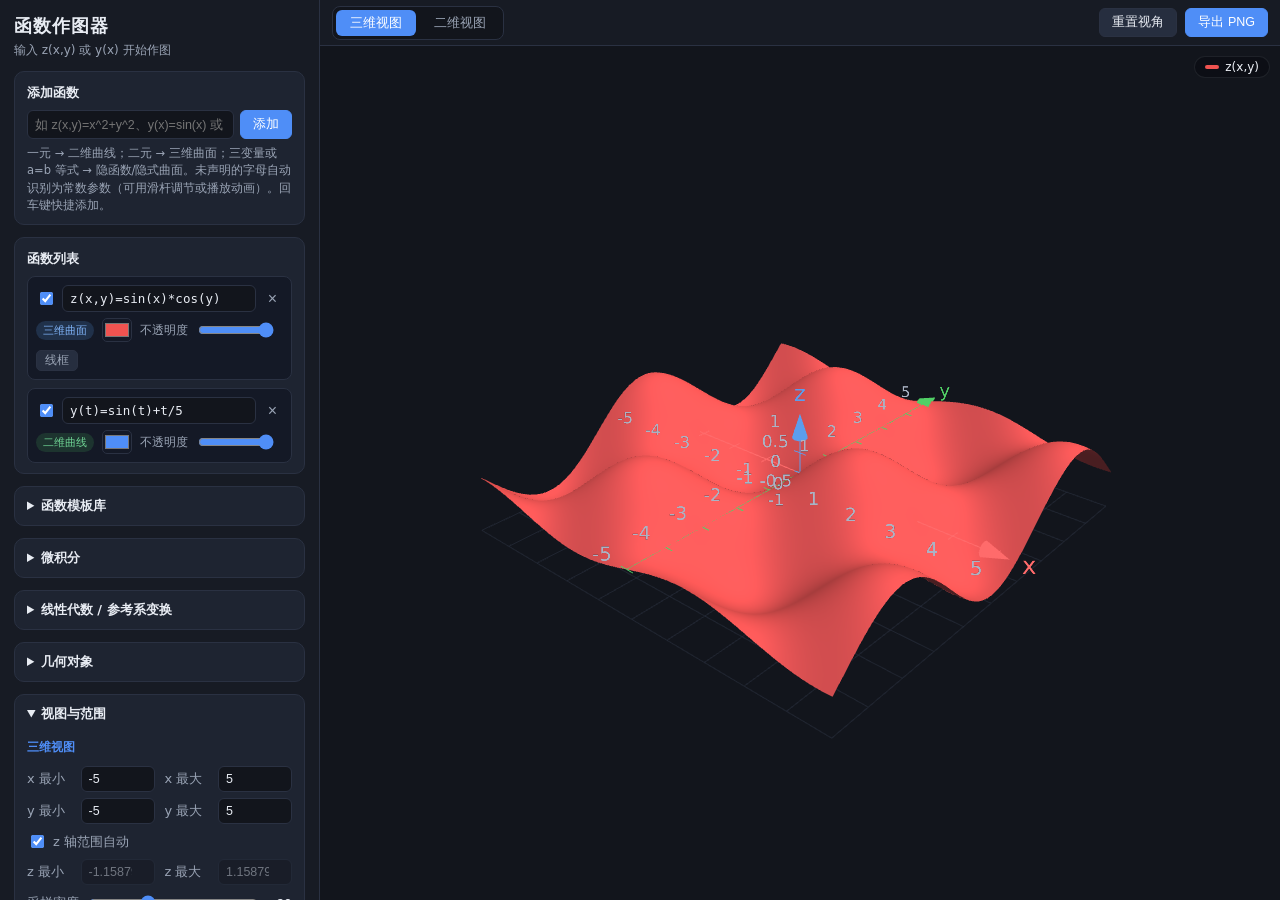
<file: index.html>
<!DOCTYPE html>
<html lang="zh-CN">
<head>
<meta charset="UTF-8">
<meta name="viewport" content="width=device-width, initial-scale=1">
<title>函数作图器 · 2D/3D</title>
<link rel="stylesheet" href="src/style.css">
</head>
<body>
  <aside id="sidebar">
    <div id="brand">
      <h1>函数作图器</h1>
      <p>输入 z(x,y) 或 y(x) 开始作图</p>
    </div>

    <section class="panel">
      <h2>添加函数</h2>
      <div class="add-row">
        <input id="addFnInput" type="text" placeholder="如 z(x,y)=x^2+y^2、y(x)=sin(x) 或 x^2+y^2=1" spellcheck="false">
        <button id="addFnBtn" class="btn primary">添加</button>
      </div>
      <div id="addMsg" class="err-msg"></div>
      <p class="hint">一元 → 二维曲线；二元 → 三维曲面；三变量或 a=b 等式 → 隐函数/隐式曲面。未声明的字母自动识别为常数参数（可用滑杆调节或播放动画）。回车键快捷添加。</p>
    </section>

    <section class="panel">
      <h2>函数列表</h2>
      <div id="fnList"></div>
    </section>

    <details class="panel">
      <summary>函数模板库</summary>
      <div class="panel-body" id="tplList"></div>
    </details>

    <details class="panel">
      <summary>微积分</summary>
      <div class="panel-body">
        <select id="calculusFn"></select>
        <div class="btn-row">
          <button id="derivBtn" class="btn primary">符号求导 dcalculus</button>
        </div>
        <div class="grid2">
          <label>下限 <input id="intLo" type="text" value="0" placeholder="0 / -inf" spellcheck="false"></label>
          <label>上限 <input id="intHi" type="text" placeholder="x / pi / inf" spellcheck="false"></label>
        </div>
        <div class="btn-row">
          <button id="intValBtn" class="btn">求积分值</button>
          <button id="intFnBtn" class="btn primary">绘成函数</button>
        </div>
        <div id="calculusOut"></div>
        <p class="hint">上限含变量（如 x）→ 变上限积分 F(x)，可绘制；inf/-inf 为反常积分（变量代换 + Simpson）。</p>
      </div>
    </details>

    <details class="panel">
      <summary>线性代数 / 参考系变换</summary>
      <div class="panel-body">
        <div class="tabs small">
          <button id="laTab2d" class="tab active">二维</button>
          <button id="laTab3d" class="tab">三维</button>
        </div>
        <div id="la2dBlock">
          <select id="la2dMode">
            <option value="off">无变换</option>
            <option value="linear">线性变换 2×2</option>
            <option value="nonlinear">非线性 x'/y'</option>
          </select>
          <div id="la2dLinear">
            <div class="mat2">
              <input id="la2a" type="number" step="any" value="1">
              <input id="la2b" type="number" step="any" value="0">
              <input id="la2c" type="number" step="any" value="0">
              <input id="la2d" type="number" step="any" value="1">
            </div>
            <div id="la2dOut" class="la-out"></div>
            <div class="tpl-chips">
              <button type="button" class="tpl-chip" data-m="identity">恒等</button>
              <button type="button" class="tpl-chip" data-m="rotate">旋转 30°</button>
              <button type="button" class="tpl-chip" data-m="shear">剪切 X</button>
              <button type="button" class="tpl-chip" data-m="scale">缩放</button>
              <button type="button" class="tpl-chip" data-m="reflect">反射 Y</button>
              <button type="button" class="tpl-chip" data-m="project">投影</button>
            </div>
            <div class="btn-row">
              <button id="la2ApplyBtn" class="btn">应用到点</button>
              <button id="la2Anim" class="btn">▶ 动画</button>
            </div>
          </div>
          <div id="la2dNonlinear" class="hidden">
            <div class="grid2">
              <label>x' <input id="la2fx" type="text" value="x" spellcheck="false"></label>
              <label>y' <input id="la2fy" type="text" value="y" spellcheck="false"></label>
            </div>
            <p class="hint">可用变量 x、y、t（动画时 t 在 -1~1 往复）。非线性无逆映射，几何工具暂停。</p>
          </div>
          <label class="chk-line"><input id="la2Follow" type="checkbox" checked> 网格跟随变换（Follow Basis）</label>
        </div>
        <div id="la3dBlock" class="hidden">
          <select id="la3dMode">
            <option value="off">无变换</option>
            <option value="linear">线性变换 3×3</option>
            <option value="nonlinear">非线性 x'/y'/z'</option>
          </select>
          <div id="la3dLinear">
            <div class="mat3">
              <input id="la3a" type="number" step="any" value="1"><input id="la3b" type="number" step="any" value="0"><input id="la3c" type="number" step="any" value="0">
              <input id="la3d" type="number" step="any" value="0"><input id="la3e" type="number" step="any" value="1"><input id="la3f" type="number" step="any" value="0">
              <input id="la3g" type="number" step="any" value="0"><input id="la3h" type="number" step="any" value="0"><input id="la3i" type="number" step="any" value="1">
            </div>
            <div id="la3dOut" class="la-out"></div>
            <div class="tpl-chips">
              <button type="button" class="tpl-chip" data-m="identity">恒等</button>
              <button type="button" class="tpl-chip" data-m="rotx">绕 X 30°</button>
              <button type="button" class="tpl-chip" data-m="roty">绕 Y 30°</button>
              <button type="button" class="tpl-chip" data-m="rotz">绕 Z 30°</button>
              <button type="button" class="tpl-chip" data-m="scale">缩放</button>
              <button type="button" class="tpl-chip" data-m="shear">剪切 XY</button>
              <button type="button" class="tpl-chip" data-m="reflectx">反射 X</button>
            </div>
            <div class="btn-row">
              <button id="la3Anim" class="btn">▶ 动画</button>
            </div>
          </div>
          <div id="la3dNonlinear" class="hidden">
            <div class="grid2">
              <label>x' <input id="la3fx" type="text" value="x" spellcheck="false"></label>
              <label>y' <input id="la3fy" type="text" value="y" spellcheck="false"></label>
              <label>z' <input id="la3fz" type="text" value="z" spellcheck="false"></label>
            </div>
            <p class="hint">可用变量 x、y、z、t。变换仅作用于坐标轴与网格（曲面保持原样）。</p>
          </div>
          <label class="chk-line"><input id="la3Follow" type="checkbox" checked> 网格跟随变换（Follow Basis）</label>
        </div>
      </div>
    </details>

    <details class="panel">
      <summary>几何对象</summary>
      <div class="panel-body">
        <div id="objList"></div>
        <div id="inspector" class="inspector"></div>
      </div>
    </details>

    <details class="panel" open>
      <summary>视图与范围</summary>
      <div class="panel-body">
        <h3>三维视图</h3>
        <div class="grid2">
          <label>x 最小 <input id="xmin3" type="number" step="any"></label>
          <label>x 最大 <input id="xmax3" type="number" step="any"></label>
          <label>y 最小 <input id="ymin3" type="number" step="any"></label>
          <label>y 最大 <input id="ymax3" type="number" step="any"></label>
        </div>
        <label class="chk-line"><input id="zAutoChk" type="checkbox" checked> z 轴范围自动</label>
        <div class="grid2">
          <label>z 最小 <input id="zmin3" type="number" step="any"></label>
          <label>z 最大 <input id="zmax3" type="number" step="any"></label>
        </div>
        <div class="slider-line">
          <span>采样密度</span>
          <input id="resRange" type="range" min="20" max="140" step="2" value="60">
          <span id="resVal">60</span>
        </div>
        <label class="chk-line"><input id="wireframeChk" type="checkbox"> 显示线框</label>
        <label class="chk-line"><input id="gridChk" type="checkbox" checked> 显示网格</label>
        <label class="chk-line"><input id="ticksChk" type="checkbox" checked> 显示刻度</label>

        <h3>二维视图</h3>
        <div class="grid2">
          <label>x 最小 <input id="xmin2" type="number" step="any"></label>
          <label>x 最大 <input id="xmax2" type="number" step="any"></label>
          <label>y 最小 <input id="ymin2" type="number" step="any"></label>
          <label>y 最大 <input id="ymax2" type="number" step="any"></label>
        </div>
        <label class="chk-line"><input id="yAutoChk" type="checkbox" checked> y 轴范围自动</label>
        <div class="slider-line">
          <span>隐函数密度</span>
          <input id="impRange" type="range" min="40" max="160" step="8" value="96">
          <span id="impVal">96</span>
        </div>
        <p class="hint">二维视图支持滚轮缩放、拖拽平移、双击复位；隐函数自动提取等值线。</p>
      </div>
    </details>

    <details class="panel">
      <summary>外观颜色</summary>
      <div class="panel-body">
        <h3>三维视图</h3>
        <div class="color-grid">
          <label>背景 <input id="c3bg" type="color"></label>
          <label>x 轴 <input id="c3ax" type="color"></label>
          <label>y 轴 <input id="c3ay" type="color"></label>
          <label>z 轴 <input id="c3az" type="color"></label>
          <label>网格 <input id="c3grid" type="color"></label>
          <label>刻度字 <input id="c3text" type="color"></label>
        </div>
        <h3>二维视图</h3>
        <div class="color-grid">
          <label>背景 <input id="c2bg" type="color"></label>
          <label>x 轴 <input id="c2ax" type="color"></label>
          <label>y 轴 <input id="c2ay" type="color"></label>
          <label>网格 <input id="c2grid" type="color"></label>
          <label>文字 <input id="c2text" type="color"></label>
        </div>
      </div>
    </details>

    <details class="panel">
      <summary>计算求值</summary>
      <div class="panel-body">
        <select id="calcFn"></select>
        <div id="calcInputs" class="calc-inputs"></div>
        <div class="btn-row">
          <button id="calcBtn" class="btn primary">计算</button>
          <button id="calcMark" class="btn">标注到图</button>
          <button id="calcClear" class="btn">清除标注</button>
        </div>
        <div id="calcOut"></div>
      </div>
    </details>

    <details class="panel">
      <summary>历史记录</summary>
      <div class="panel-body">
        <div class="add-row">
          <input id="histLabel" type="text" placeholder="快照名称（可选）">
          <button id="histSaveBtn" class="btn primary">保存</button>
        </div>
        <div id="histList"></div>
        <button id="histClearBtn" class="btn danger small">清空历史</button>
      </div>
    </details>
  </aside>

  <main id="main">
    <header id="topbar">
      <div class="tabs">
        <button id="tab3d" class="tab active">三维视图</button>
        <button id="tab2d" class="tab">二维视图</button>
      </div>
      <div id="geoTools" class="tools hidden">
        <button class="tool active" data-tool="select" title="选择/拖拽点 (V)">选择</button>
        <button class="tool" data-tool="pan" title="平移 (H)，或按住右键">平移</button>
        <button class="tool" data-tool="point" title="点击空白处添加点">加点</button>
        <button class="tool" data-tool="line" title="依次点击两个点连成线段">画线</button>
        <button class="tool" data-tool="circle" title="先点圆心，再点圆周点">画圆</button>
      </div>
      <div class="spacer"></div>
      <button id="resetViewBtn" class="btn">重置视角</button>
      <button id="exportBtn" class="btn primary">导出 PNG</button>
    </header>
    <div id="stage">
      <div id="view3d"></div>
      <canvas id="view2d" class="hidden"></canvas>
      <div id="legend"></div>
      <div id="emptyHint"></div>
      <div id="tooltip"></div>
    </div>
  </main>

  <script src="lib/math.min.js"></script>
  <script src="lib/three.min.js"></script>
  <script src="lib/OrbitControls.js"></script>
  <script src="src/math-core.js"></script>
  <script src="src/marching.js"></script>
  <script src="src/calculus.js"></script>
  <script src="src/linalg.js"></script>
  <script src="src/templates.js"></script>
  <script src="src/geometry.js"></script>
  <script src="src/state.js"></script>
  <script src="src/view2d.js"></script>
  <script src="src/view3d.js"></script>
  <script src="src/app.js"></script>
</body>
</html>
</file>
<file: src/style.css>
:root {
  --bg: #0f1218;
  --panel: #171b24;
  --panel-2: #1e2431;
  --border: #2a3142;
  --text: #e8ecf3;
  --text-dim: #9aa4b5;
  --accent: #4f8ef7;
  --danger: #e5484d;
}

* { box-sizing: border-box; }
html, body { height: 100%; margin: 0; }
body {
  display: flex;
  font-family: system-ui, -apple-system, "Segoe UI", "PingFang SC", "Microsoft YaHei", sans-serif;
  font-size: 13px;
  color: var(--text);
  background: var(--bg);
  overflow: hidden;
}

/* ---------- 侧栏 ---------- */
#sidebar {
  width: 320px; min-width: 320px;
  height: 100vh;
  overflow-y: auto;
  background: var(--panel);
  border-right: 1px solid var(--border);
  padding: 14px;
  display: flex; flex-direction: column; gap: 12px;
}
#sidebar::-webkit-scrollbar { width: 8px; }
#sidebar::-webkit-scrollbar-thumb { background: #2e3648; border-radius: 4px; }

#brand h1 { margin: 0; font-size: 18px; letter-spacing: 1px; }
#brand p { margin: 4px 0 0; color: var(--text-dim); font-size: 12px; }

.panel {
  background: var(--panel-2);
  border: 1px solid var(--border);
  border-radius: 10px;
  padding: 10px 12px;
}
.panel h2 { margin: 2px 0 8px; font-size: 13px; }
details.panel > summary { cursor: pointer; font-weight: 600; font-size: 13px; user-select: none; }
details.panel > .panel-body { margin-top: 10px; display: flex; flex-direction: column; gap: 8px; }
.panel h3 { margin: 6px 0 2px; font-size: 12px; color: var(--accent); }

.add-row { display: flex; gap: 6px; }
.add-row input[type="text"] { flex: 1; }

input[type="text"], input[type="number"], select {
  background: #12151c;
  border: 1px solid var(--border);
  color: var(--text);
  border-radius: 6px;
  padding: 5px 7px;
  font-size: 12.5px;
  min-width: 0;
}
input[type="text"]:focus, input[type="number"]:focus, select:focus {
  outline: 1px solid var(--accent);
  border-color: var(--accent);
}
input[type="number"] { width: 74px; }
input:disabled { opacity: 0.4; }
select { width: 100%; }

.btn {
  background: #262e3f;
  color: var(--text);
  border: 1px solid var(--border);
  border-radius: 6px;
  padding: 5px 12px;
  cursor: pointer;
  font-size: 12.5px;
  white-space: nowrap;
}
.btn:hover { background: #2f3950; }
.btn.primary { background: var(--accent); border-color: var(--accent); color: #fff; }
.btn.primary:hover { filter: brightness(1.1); }
.btn.danger { background: transparent; border-color: var(--danger); color: var(--danger); }
.btn.small { padding: 3px 8px; font-size: 12px; }

.hint { color: var(--text-dim); font-size: 11.5px; margin: 6px 0 0; line-height: 1.5; }
.err-msg { color: #ff7b7b; font-size: 12px; margin-top: 6px; white-space: pre-wrap; }

/* ---------- 函数卡片 ---------- */
#fnList { display: flex; flex-direction: column; gap: 8px; }
.fn-card {
  background: #141926;
  border: 1px solid var(--border);
  border-radius: 8px;
  padding: 8px;
  display: flex; flex-direction: column; gap: 6px;
}
.fn-row1 { display: flex; gap: 6px; align-items: center; }
.fn-src { flex: 1; font-family: ui-monospace, Consolas, monospace; }
.icon-btn {
  background: transparent; border: none; color: var(--text-dim);
  font-size: 16px; cursor: pointer; padding: 2px 6px;
}
.icon-btn:hover { color: var(--danger); }
.fn-row2 { display: flex; gap: 8px; align-items: center; flex-wrap: wrap; }
.badge { font-size: 11px; padding: 2px 7px; border-radius: 999px; white-space: nowrap; }
.badge.b3d { background: rgba(92,157,237,.18); color: #7fb3f7; }
.badge.b2d { background: rgba(81,207,102,.15); color: #6fd394; }
.badge.berr { background: rgba(229,72,77,.18); color: #ff8a8d; }
.badge.boff { background: rgba(154,164,181,.15); color: var(--text-dim); }
input[type="color"] {
  width: 30px; height: 24px; padding: 0;
  border: 1px solid var(--border); border-radius: 5px;
  background: none; cursor: pointer;
}
.fn-op { width: 76px; }
.mini { color: var(--text-dim); font-size: 11.5px; }
.mini-btn {
  background: #262e3f; border: 1px solid var(--border); color: var(--text-dim);
  border-radius: 5px; padding: 2px 8px; font-size: 11.5px; cursor: pointer;
}
.mini-btn:hover { color: var(--text); }
.fn-consts { display: flex; flex-wrap: wrap; gap: 6px; }
.const-item {
  display: inline-flex; align-items: center; gap: 4px;
  background: #10141d; border: 1px solid var(--border);
  border-radius: 6px; padding: 2px 6px;
}
.const-item span { color: var(--accent); font-family: ui-monospace, Consolas, monospace; }
.const-item input { width: 58px; border: none; background: transparent; color: var(--text); }
.fn-error { color: #ff7b7b; font-size: 11.5px; }

/* ---------- 表单排布 ---------- */
.grid2 { display: grid; grid-template-columns: 1fr 1fr; gap: 6px 10px; }
.grid2 label {
  display: flex; align-items: center; justify-content: space-between;
  gap: 6px; color: var(--text-dim);
}
.chk-line { display: flex; align-items: center; gap: 6px; color: var(--text-dim); cursor: pointer; }
.slider-line { display: flex; align-items: center; gap: 8px; color: var(--text-dim); }
.slider-line input[type="range"] { flex: 1; }
#resVal { min-width: 24px; text-align: right; color: var(--text); }
.color-grid { display: grid; grid-template-columns: repeat(3, 1fr); gap: 6px 10px; }
.color-grid label {
  display: flex; align-items: center; justify-content: space-between;
  gap: 6px; color: var(--text-dim);
}

/* ---------- 计算 / 历史 ---------- */
.calc-inputs { display: flex; flex-wrap: wrap; gap: 6px; }
.calc-inputs label {
  display: inline-flex; align-items: center; gap: 5px;
  background: #10141d; border: 1px solid var(--border);
  border-radius: 6px; padding: 3px 7px;
}
.calc-inputs label span { color: var(--accent); font-family: ui-monospace, Consolas, monospace; }
.calc-inputs input { width: 76px; border: none; background: transparent; color: var(--text); }
.btn-row { display: flex; gap: 6px; flex-wrap: wrap; }
#calcOut { min-height: 18px; font-size: 14px; font-family: ui-monospace, Consolas, monospace; }
#calcOut.ok { color: #6fd394; }
#calcOut.bad { color: #ff7b7b; }

#histList { display: flex; flex-direction: column; gap: 6px; margin-bottom: 6px; }
.hist-row {
  display: flex; align-items: center; gap: 6px;
  background: #141926; border: 1px solid var(--border);
  border-radius: 8px; padding: 6px 8px;
}
.hist-info { flex: 1; min-width: 0; }
.hist-label {
  font-size: 12.5px;
  overflow: hidden; text-overflow: ellipsis; white-space: nowrap;
}
.hist-meta { color: var(--text-dim); font-size: 11px; margin-top: 2px; }
.hist-ops { display: flex; gap: 4px; }

/* ---------- 主区域 ---------- */
#main { flex: 1; display: flex; flex-direction: column; min-width: 0; }
#topbar {
  height: 46px; display: flex; align-items: center; gap: 8px;
  padding: 0 12px;
  background: var(--panel);
  border-bottom: 1px solid var(--border);
}
.tabs {
  display: flex; gap: 4px;
  background: #12151c; border: 1px solid var(--border);
  border-radius: 8px; padding: 3px;
}
.tab {
  background: transparent; border: none; color: var(--text-dim);
  padding: 4px 14px; border-radius: 6px; cursor: pointer; font-size: 13px;
}
.tab.active { background: var(--accent); color: #fff; }
.spacer { flex: 1; }

#stage { position: relative; flex: 1; min-height: 0; }
#view3d { position: absolute; inset: 0; }
#view3d canvas { display: block; }
#view2d { position: absolute; inset: 0; width: 100%; height: 100%; touch-action: none; }
.hidden { display: none !important; }

#legend {
  position: absolute; top: 10px; right: 10px; z-index: 5;
  display: flex; flex-direction: column; gap: 4px; align-items: flex-end;
}
.lg-item {
  display: inline-flex; align-items: center; gap: 6px;
  background: rgba(10, 13, 20, .72);
  border: 1px solid rgba(255,255,255,.08);
  color: #eef1f7;
  border-radius: 999px;
  padding: 3px 10px;
  font-size: 12px;
  cursor: pointer;
}
.lg-item i { width: 14px; height: 4px; border-radius: 2px; display: inline-block; }

#emptyHint {
  position: absolute; inset: 0; z-index: 4;
  display: none; align-items: center; justify-content: center;
  color: var(--text-dim); font-size: 15px; pointer-events: none;
}

#tooltip {
  position: fixed; z-index: 50; display: none;
  background: rgba(8, 10, 16, .92);
  border: 1px solid rgba(255,255,255,.14);
  color: #eef1f7;
  font-size: 12.5px;
  font-family: ui-monospace, Consolas, monospace;
  padding: 6px 9px;
  border-radius: 7px;
  pointer-events: none;
  white-space: nowrap;
}

input[type="range"] { accent-color: var(--accent); }
input[type="checkbox"] { accent-color: var(--accent); }

@media (max-width: 760px) {
  #sidebar { width: 260px; min-width: 260px; }
}

/* ---------- M2：模板库 / 常数滑杆 / 动画 ---------- */
.tpl-group { margin-bottom: 10px; }
.tpl-title {
  font-size: 12px; color: var(--text); font-weight: 600;
  margin-bottom: 6px;
}
.tpl-cat {
  font-size: 11px; color: var(--text-dim);
  margin: 8px 0 4px;
}
.tpl-chips { display: flex; flex-wrap: wrap; gap: 5px; }
.tpl-chip {
  background: #262e3f; border: 1px solid var(--border); color: var(--text-dim);
  border-radius: 999px; padding: 3px 10px; font-size: 11.5px; cursor: pointer;
  transition: background .12s, color .12s;
}
.tpl-chip:hover { background: #33405a; color: var(--text); }
.const-item input[type="range"] {
  width: 72px; height: 14px; accent-color: var(--accent);
  padding: 0; border: none; background: transparent;
}
.fn-anim { min-width: 26px; text-align: center; }
.fn-anim.on {
  background: rgba(81, 207, 102, .18); color: #6fd394;
  border-color: rgba(81, 207, 102, .4);
}

/* ---------- M3：几何工具栏 / 对象列表 / 属性检查器 ---------- */
.tools { display: flex; gap: 4px; margin-left: 10px; }
.tools.hidden { display: none; }
.tool {
  background: transparent; border: 1px solid var(--border); color: var(--text-dim);
  border-radius: 6px; padding: 4px 10px; font-size: 12px; cursor: pointer;
}
.tool:hover { color: var(--text); background: #202634; }
.tool.active { background: rgba(92, 157, 237, .16); color: #7fb3f7; border-color: rgba(92, 157, 237, .4); }
.obj-row {
  display: flex; align-items: center; gap: 7px;
  padding: 4px 6px; border-radius: 6px; cursor: pointer;
}
.obj-row:hover { background: #202634; }
.obj-row.sel { background: rgba(92, 157, 237, .12); }
.obj-row i { width: 10px; height: 10px; border-radius: 50%; display: inline-block; }
.obj-label { font-family: ui-monospace, Consolas, monospace; color: var(--text); }
.obj-type { color: var(--text-dim); font-size: 11px; margin-right: auto; }
.obj-del { color: var(--text-dim); }
.obj-del:hover { color: #ff8a8d; }
.inspector { margin-top: 8px; border-top: 1px solid var(--border); padding-top: 8px; }
.insp-title { font-weight: 600; margin-bottom: 6px; color: var(--text); }
.insp-props { display: flex; flex-direction: column; gap: 4px; color: var(--text-dim); font-size: 12.5px; }
.insp-props b { color: var(--text); font-family: ui-monospace, Consolas, monospace; font-weight: 500; }
.inspector .btn-row { margin-top: 8px; }

/* ---------- M4：微积分面板 ---------- */
#calculusOut { margin-top: 8px; font-size: 12.5px; color: var(--text-dim); min-height: 16px; word-break: break-all; }
#calculusOut.ok { color: #6fd394; }
#calculusOut.bad { color: #ff8a8d; }
#calculusFn { width: 100%; margin-bottom: 8px; }

/* ---------- M5：线性代数面板 ---------- */
.tabs.small .tab { padding: 4px 12px; font-size: 12px; }
.mat2 { display: grid; grid-template-columns: 1fr 1fr; gap: 4px; max-width: 150px; margin-bottom: 6px; }
.mat3 { display: grid; grid-template-columns: 1fr 1fr 1fr; gap: 4px; max-width: 200px; margin-bottom: 6px; }
.mat2 input, .mat3 input {
  width: 100%; border: none; background: #10141d; color: var(--text);
  border-radius: 4px; padding: 3px 5px; font-size: 12px;
  font-family: ui-monospace, Consolas, monospace;
}
.la-out { font-size: 12px; color: var(--text-dim); margin-bottom: 6px; }
.la-out div { margin: 1px 0; }
.la-out .bad { color: #ff8a8d; }
#la2dMode, #la3dMode { width: 100%; margin-bottom: 8px; }
</file>
